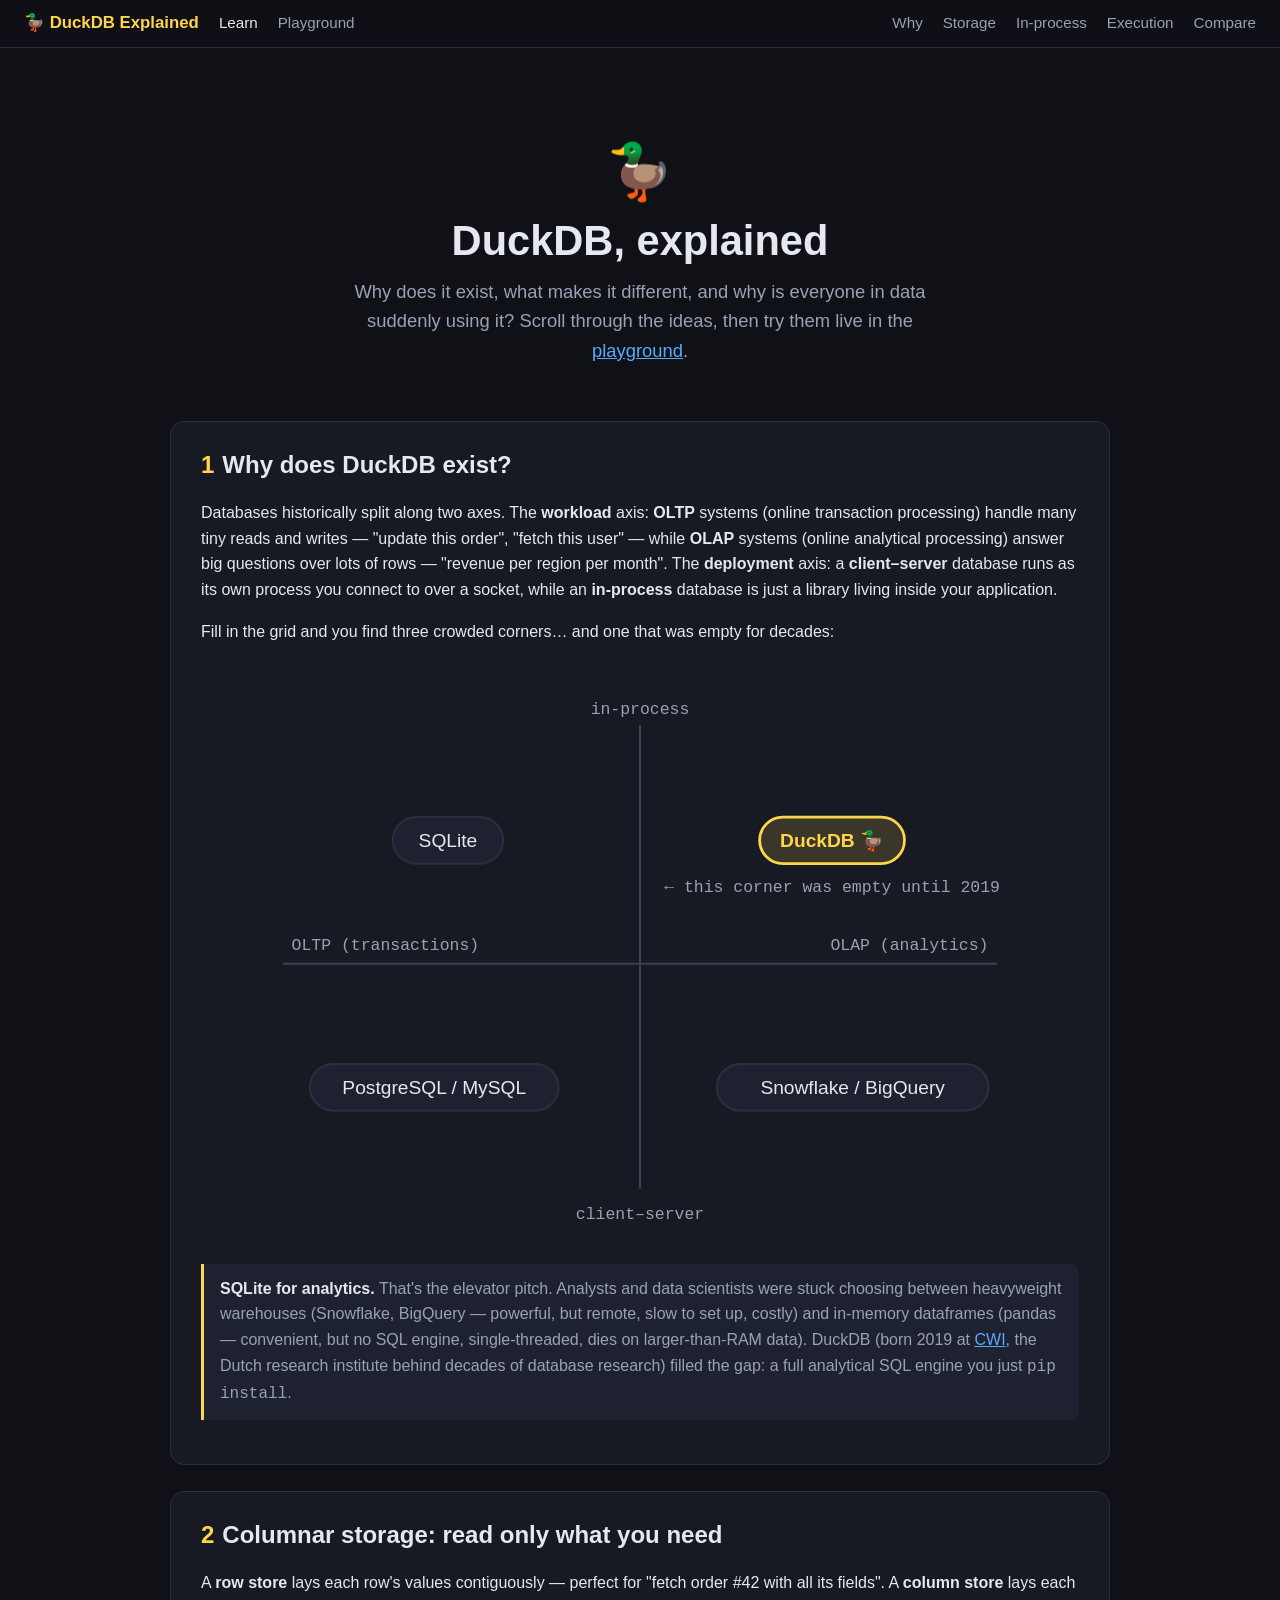
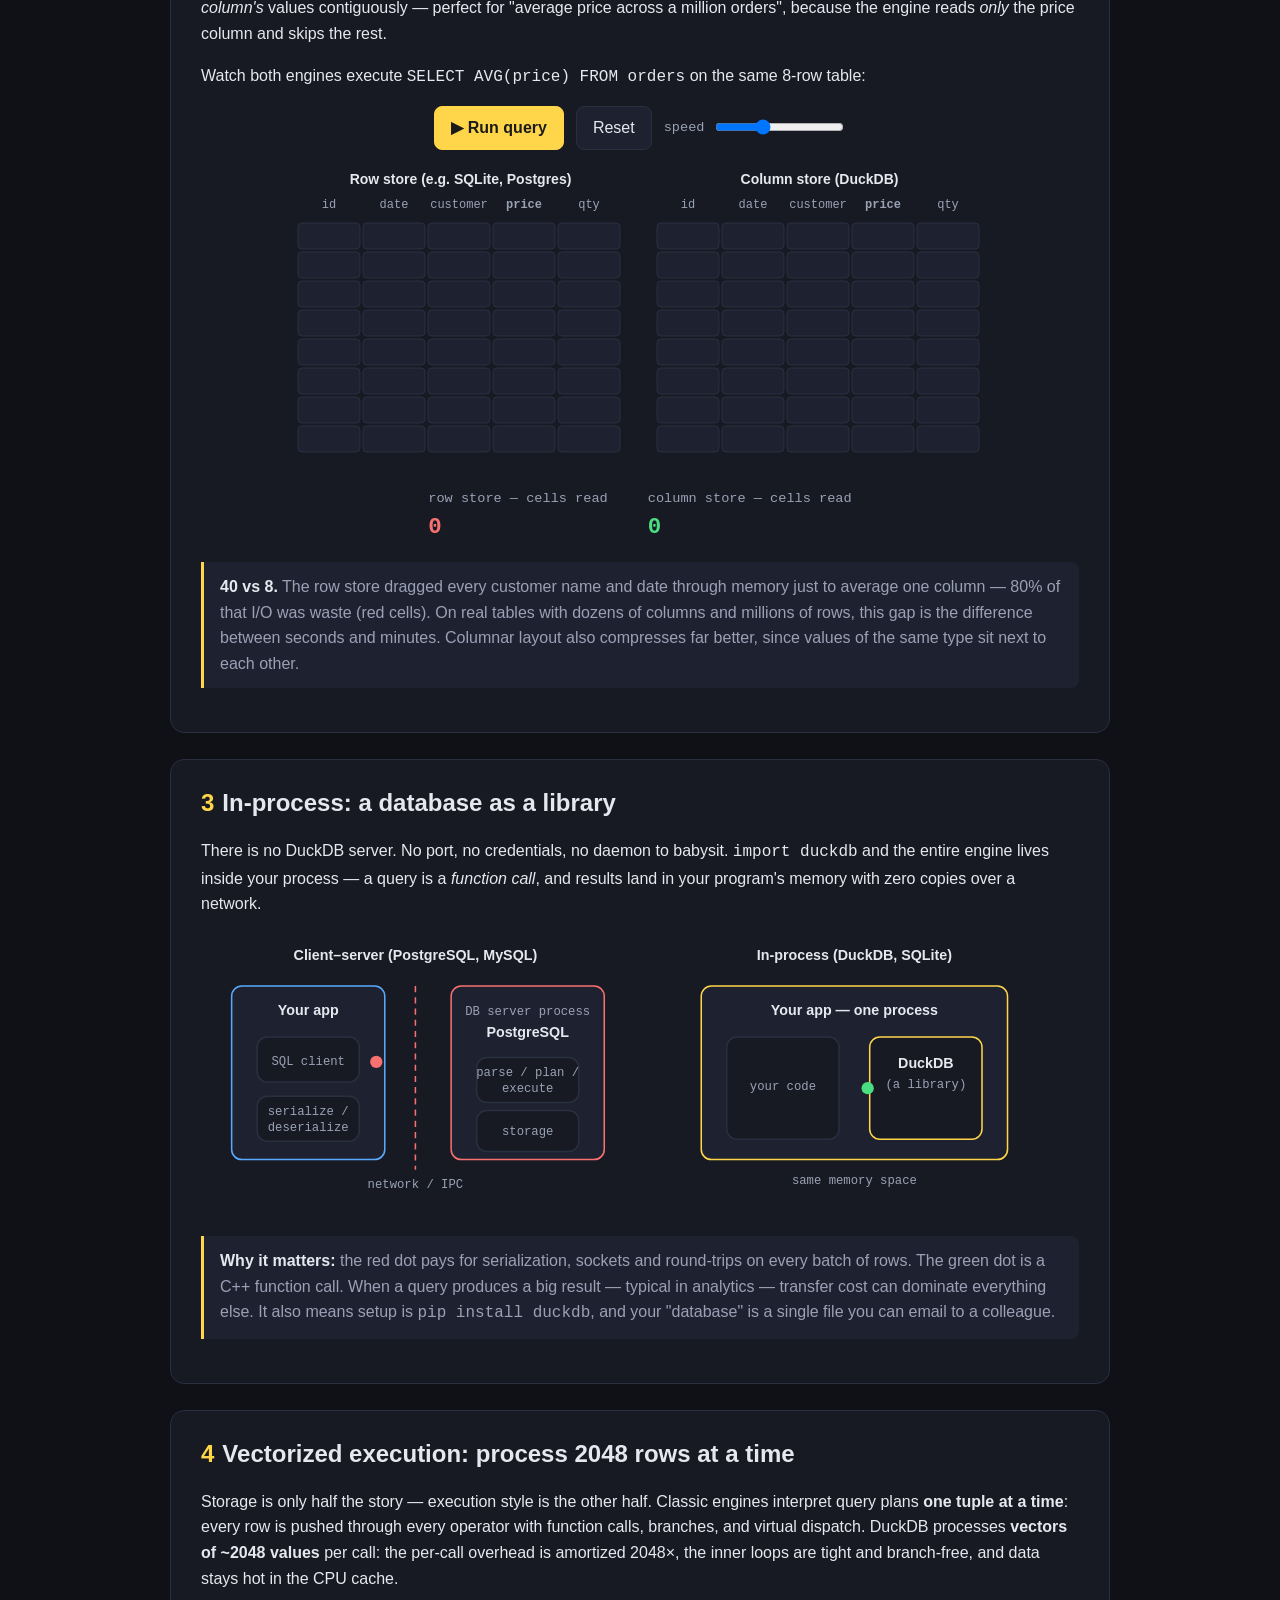
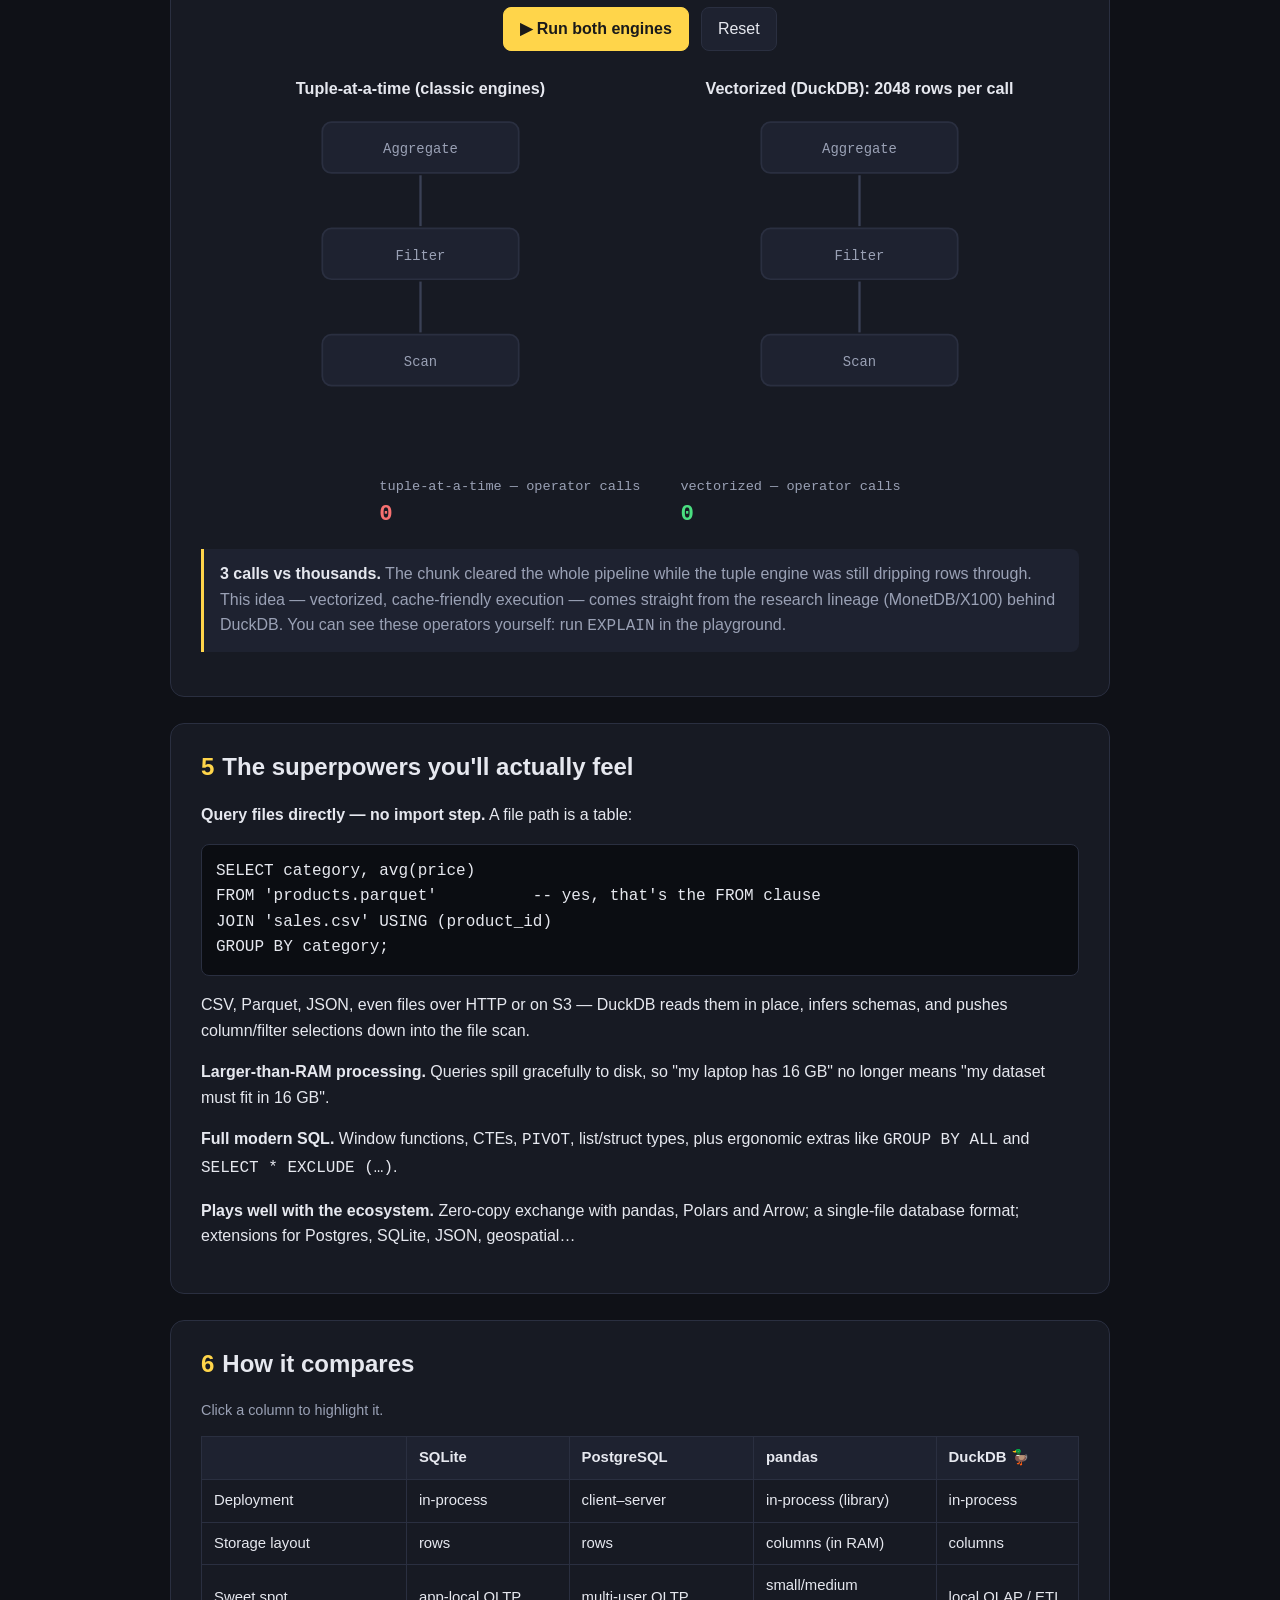
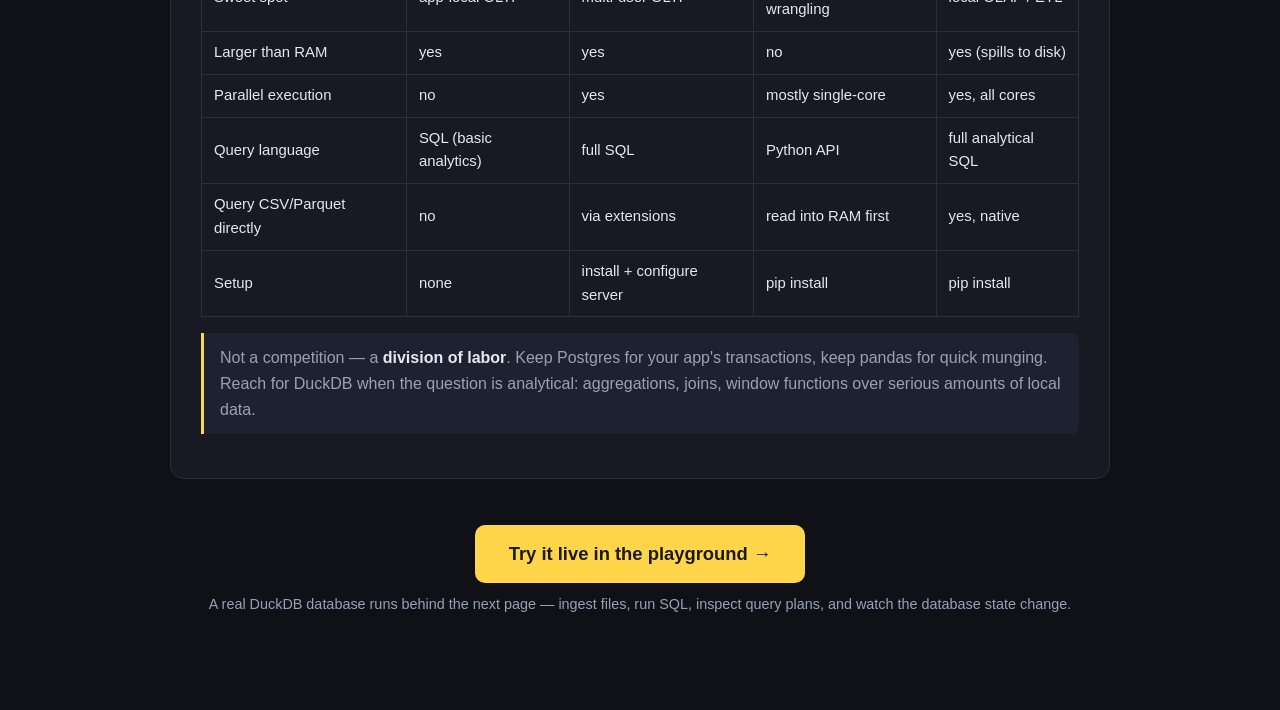
<file: static/index.html>
<!DOCTYPE html>
<html lang="en">
<head>
<meta charset="utf-8">
<meta name="viewport" content="width=device-width, initial-scale=1">
<title>DuckDB Explained</title>
<link rel="stylesheet" href="/static/css/style.css">
</head>
<body class="learn">

<nav class="topnav">
  <a class="brand" href="/">🦆 DuckDB Explained</a>
  <a class="navlink active" href="/">Learn</a>
  <a class="navlink" href="/playground">Playground</a>
  <span class="spacer"></span>
  <a class="navlink" href="#why">Why</a>
  <a class="navlink" href="#storage">Storage</a>
  <a class="navlink" href="#inprocess">In-process</a>
  <a class="navlink" href="#vectorized">Execution</a>
  <a class="navlink" href="#compare">Compare</a>
</nav>

<main>
  <div class="hero">
    <div class="duck">🦆</div>
    <h1>DuckDB, explained</h1>
    <p class="sub">
      Why does it exist, what makes it different, and why is everyone in data
      suddenly using it? Scroll through the ideas, then try them live in the
      <a href="/playground">playground</a>.
    </p>
  </div>

  <!-- 1. why -->
  <section class="card" id="why">
    <h2><span class="num">1</span>Why does DuckDB exist?</h2>
    <p>
      Databases historically split along two axes. The <strong>workload</strong> axis:
      <strong>OLTP</strong> systems (online transaction processing) handle many tiny
      reads and writes — "update this order", "fetch this user" — while
      <strong>OLAP</strong> systems (online analytical processing) answer big questions
      over lots of rows — "revenue per region per month". The <strong>deployment</strong>
      axis: a <strong>client–server</strong> database runs as its own process you connect
      to over a socket, while an <strong>in-process</strong> database is just a library
      living inside your application.
    </p>
    <p>
      Fill in the grid and you find three crowded corners… and one that was empty
      for decades:
    </p>
    <div class="diagram-wrap" id="quadrant-mount"></div>
    <div class="callout">
      <strong>SQLite for analytics.</strong> That's the elevator pitch. Analysts and data
      scientists were stuck choosing between heavyweight warehouses (Snowflake, BigQuery —
      powerful, but remote, slow to set up, costly) and in-memory dataframes (pandas —
      convenient, but no SQL engine, single-threaded, dies on larger-than-RAM data).
      DuckDB (born 2019 at <a href="https://www.cwi.nl/" target="_blank" rel="noopener">CWI</a>,
      the Dutch research institute behind decades of database research) filled the gap:
      a full analytical SQL engine you just <code>pip install</code>.
    </div>
  </section>

  <!-- 2. storage -->
  <section class="card" id="storage">
    <h2><span class="num">2</span>Columnar storage: read only what you need</h2>
    <p>
      A <strong>row store</strong> lays each row's values contiguously — perfect for
      "fetch order #42 with all its fields". A <strong>column store</strong> lays each
      <em>column's</em> values contiguously — perfect for "average price across a million
      orders", because the engine reads <em>only</em> the price column and skips the rest.
    </p>
    <p>
      Watch both engines execute
      <code>SELECT AVG(price) FROM orders</code> on the same 8-row table:
    </p>
    <div class="controls">
      <button class="primary" id="rvc-run">▶ Run query</button>
      <button id="rvc-reset">Reset</button>
      <label class="svg-label" style="color:var(--muted);font-size:.85rem">
        speed <input type="range" id="rvc-speed" min="30" max="200" value="90" style="vertical-align:middle">
      </label>
    </div>
    <div class="diagram-wrap" style="display:flex;gap:24px;justify-content:center;flex-wrap:wrap">
      <div id="rvc-row-mount"></div>
      <div id="rvc-col-mount"></div>
    </div>
    <div class="counter-row">
      <div><div class="lbl">row store — cells read</div><div class="val bad" id="rvc-row-counter">0</div></div>
      <div><div class="lbl">column store — cells read</div><div class="val good" id="rvc-col-counter">0</div></div>
    </div>
    <div class="callout">
      <strong>40 vs 8.</strong> The row store dragged every customer name and date through
      memory just to average one column — 80% of that I/O was waste (red cells). On real
      tables with dozens of columns and millions of rows, this gap is the difference
      between seconds and minutes. Columnar layout also compresses far better, since
      values of the same type sit next to each other.
    </div>
  </section>

  <!-- 3. in-process -->
  <section class="card" id="inprocess">
    <h2><span class="num">3</span>In-process: a database as a library</h2>
    <p>
      There is no DuckDB server. No port, no credentials, no daemon to babysit.
      <code>import duckdb</code> and the entire engine lives inside your process —
      a query is a <em>function call</em>, and results land in your program's memory
      with zero copies over a network.
    </p>
    <div class="diagram-wrap" id="arch-mount"></div>
    <div class="callout">
      <strong>Why it matters:</strong> the red dot pays for serialization, sockets and
      round-trips on every batch of rows. The green dot is a C++ function call.
      When a query produces a big result — typical in analytics — transfer cost can
      dominate everything else. It also means setup is <code>pip install duckdb</code>,
      and your "database" is a single file you can email to a colleague.
    </div>
  </section>

  <!-- 4. vectorized -->
  <section class="card" id="vectorized">
    <h2><span class="num">4</span>Vectorized execution: process 2048 rows at a time</h2>
    <p>
      Storage is only half the story — execution style is the other half. Classic
      engines interpret query plans <strong>one tuple at a time</strong>: every row is
      pushed through every operator with function calls, branches, and virtual dispatch.
      DuckDB processes <strong>vectors of ~2048 values</strong> per call: the per-call
      overhead is amortized 2048×, the inner loops are tight and branch-free, and data
      stays hot in the CPU cache.
    </p>
    <div class="controls">
      <button class="primary" id="vec-run">▶ Run both engines</button>
      <button id="vec-reset">Reset</button>
    </div>
    <div class="diagram-wrap" id="vec-mount"></div>
    <div class="counter-row">
      <div><div class="lbl">tuple-at-a-time — operator calls</div><div class="val bad" id="vec-tuple-counter">0</div></div>
      <div><div class="lbl">vectorized — operator calls</div><div class="val good" id="vec-vector-counter">0</div></div>
    </div>
    <div class="callout">
      <strong>3 calls vs thousands.</strong> The chunk cleared the whole pipeline while the
      tuple engine was still dripping rows through. This idea — vectorized, cache-friendly
      execution — comes straight from the research lineage (MonetDB/X100) behind DuckDB.
      You can see these operators yourself: run <code>EXPLAIN</code> in the playground.
    </div>
  </section>

  <!-- 5. superpowers -->
  <section class="card" id="superpowers">
    <h2><span class="num">5</span>The superpowers you'll actually feel</h2>
    <p><strong>Query files directly — no import step.</strong> A file path is a table:</p>
    <pre style="background:#0b0d12;border:1px solid var(--border);border-radius:8px;padding:14px;overflow-x:auto"><code>SELECT category, avg(price)
FROM 'products.parquet'          -- yes, that's the FROM clause
JOIN 'sales.csv' USING (product_id)
GROUP BY category;</code></pre>
    <p>
      CSV, Parquet, JSON, even files over HTTP or on S3 — DuckDB reads them in place,
      infers schemas, and pushes column/filter selections down into the file scan.
    </p>
    <p><strong>Larger-than-RAM processing.</strong> Queries spill gracefully to disk, so
      "my laptop has 16 GB" no longer means "my dataset must fit in 16 GB".</p>
    <p><strong>Full modern SQL.</strong> Window functions, CTEs, <code>PIVOT</code>,
      list/struct types, plus ergonomic extras like <code>GROUP BY ALL</code> and
      <code>SELECT * EXCLUDE (…)</code>.</p>
    <p><strong>Plays well with the ecosystem.</strong> Zero-copy exchange with pandas,
      Polars and Arrow; a single-file database format; extensions for Postgres, SQLite,
      JSON, geospatial…</p>
  </section>

  <!-- 6. comparison -->
  <section class="card" id="compare">
    <h2><span class="num">6</span>How it compares</h2>
    <p style="color:var(--muted);font-size:.9rem">Click a column to highlight it.</p>
    <table class="compare" id="compare-table">
      <thead>
        <tr>
          <th></th>
          <th data-col="1">SQLite</th>
          <th data-col="2">PostgreSQL</th>
          <th data-col="3">pandas</th>
          <th data-col="4">DuckDB 🦆</th>
        </tr>
      </thead>
      <tbody>
        <tr><td>Deployment</td><td>in-process</td><td>client–server</td><td>in-process (library)</td><td>in-process</td></tr>
        <tr><td>Storage layout</td><td>rows</td><td>rows</td><td>columns (in RAM)</td><td>columns</td></tr>
        <tr><td>Sweet spot</td><td>app-local OLTP</td><td>multi-user OLTP</td><td>small/medium wrangling</td><td>local OLAP / ETL</td></tr>
        <tr><td>Larger than RAM</td><td>yes</td><td>yes</td><td>no</td><td>yes (spills to disk)</td></tr>
        <tr><td>Parallel execution</td><td>no</td><td>yes</td><td>mostly single-core</td><td>yes, all cores</td></tr>
        <tr><td>Query language</td><td>SQL (basic analytics)</td><td>full SQL</td><td>Python API</td><td>full analytical SQL</td></tr>
        <tr><td>Query CSV/Parquet directly</td><td>no</td><td>via extensions</td><td>read into RAM first</td><td>yes, native</td></tr>
        <tr><td>Setup</td><td>none</td><td>install + configure server</td><td>pip install</td><td>pip install</td></tr>
      </tbody>
    </table>
    <div class="callout">
      Not a competition — a <strong>division of labor</strong>. Keep Postgres for your
      app's transactions, keep pandas for quick munging. Reach for DuckDB when the
      question is analytical: aggregations, joins, window functions over serious amounts
      of local data.
    </div>
  </section>

  <div class="cta">
    <a href="/playground">Try it live in the playground →</a>
    <p style="color:var(--muted);font-size:.9rem;margin-top:10px">
      A real DuckDB database runs behind the next page — ingest files, run SQL,
      inspect query plans, and watch the database state change.
    </p>
  </div>
</main>

<script type="module" src="/static/js/learn.js"></script>
</body>
</html>
</file>
<file: static/css/style.css>
/* ==== base ==================================================== */
:root {
  --bg: #0f1117;
  --panel: #171a23;
  --panel2: #1e2230;
  --border: #2a2f40;
  --text: #e6e8ef;
  --muted: #9aa1b5;
  --accent: #ffd54a;        /* duck yellow */
  --accent2: #5aa9ff;
  --good: #4ade80;
  --bad: #f87171;
  --mono: "SFMono-Regular", Consolas, "Liberation Mono", Menlo, monospace;
}
* { box-sizing: border-box; }
html { scroll-behavior: smooth; }
body {
  margin: 0;
  font-family: -apple-system, BlinkMacSystemFont, "Segoe UI", Roboto, Helvetica, Arial, sans-serif;
  background: var(--bg);
  color: var(--text);
  line-height: 1.6;
}
a { color: var(--accent2); }
code, pre { font-family: var(--mono); }
h1, h2, h3 { line-height: 1.25; }
button {
  font: inherit;
  cursor: pointer;
  border: 1px solid var(--border);
  background: var(--panel2);
  color: var(--text);
  border-radius: 8px;
  padding: 8px 16px;
  transition: background .15s, border-color .15s;
}
button:hover { border-color: var(--accent); }
button.primary { background: var(--accent); color: #1a1a1a; font-weight: 600; border-color: var(--accent); }
button.primary:hover { filter: brightness(1.08); }
button:disabled { opacity: .5; cursor: default; }

/* ==== top nav ================================================= */
nav.topnav {
  position: sticky; top: 0; z-index: 50;
  display: flex; align-items: center; gap: 20px;
  padding: 10px 24px;
  background: rgba(15, 17, 23, .92);
  backdrop-filter: blur(6px);
  border-bottom: 1px solid var(--border);
}
nav.topnav .brand { font-weight: 700; font-size: 1.05rem; color: var(--accent); text-decoration: none; }
nav.topnav a.navlink { color: var(--muted); text-decoration: none; font-size: .95rem; }
nav.topnav a.navlink:hover, nav.topnav a.navlink.active { color: var(--text); }
nav.topnav .spacer { flex: 1; }

/* ==== learn page ============================================== */
.learn main { max-width: 980px; margin: 0 auto; padding: 24px 20px 80px; }
.hero { text-align: center; padding: 56px 0 30px; }
.hero h1 { font-size: 2.6rem; margin: 0 0 10px; }
.hero .duck { font-size: 3.4rem; }
.hero p.sub { color: var(--muted); font-size: 1.15rem; max-width: 640px; margin: 0 auto; }
section.card {
  background: var(--panel);
  border: 1px solid var(--border);
  border-radius: 14px;
  padding: 28px 30px;
  margin: 26px 0;
}
section.card h2 { margin-top: 0; }
section.card h2 .num { color: var(--accent); margin-right: 8px; }
.diagram-wrap { margin: 18px 0; text-align: center; }
.diagram-wrap svg { max-width: 100%; height: auto; }
.controls { display: flex; gap: 12px; align-items: center; justify-content: center; margin: 10px 0 4px; flex-wrap: wrap; }
.counter-row { display: flex; gap: 40px; justify-content: center; font-family: var(--mono); margin-top: 8px; }
.counter-row .lbl { color: var(--muted); font-size: .85rem; }
.counter-row .val { font-size: 1.4rem; font-weight: 700; }
.counter-row .val.good { color: var(--good); }
.counter-row .val.bad { color: var(--bad); }
.callout {
  border-left: 3px solid var(--accent);
  background: var(--panel2);
  padding: 12px 16px;
  border-radius: 0 8px 8px 0;
  margin: 16px 0;
  color: var(--muted);
}
.callout strong { color: var(--text); }

/* comparison table */
table.compare { border-collapse: collapse; width: 100%; margin-top: 12px; font-size: .93rem; }
table.compare th, table.compare td { border: 1px solid var(--border); padding: 9px 12px; text-align: left; }
table.compare th { background: var(--panel2); }
table.compare td.hl, table.compare th.hl { background: rgba(255, 213, 74, .12); }
table.compare th[data-col] { cursor: pointer; }
table.compare th[data-col]:hover { color: var(--accent); }
.cta { text-align: center; margin: 46px 0 10px; }
.cta a {
  display: inline-block; background: var(--accent); color: #1a1a1a;
  font-weight: 700; font-size: 1.15rem; padding: 14px 34px;
  border-radius: 10px; text-decoration: none;
}
.cta a:hover { filter: brightness(1.08); }

/* svg shared */
.svg-label { fill: var(--muted); font-size: 12px; font-family: var(--mono); }
.svg-title { fill: var(--text); font-size: 14px; font-weight: 600; }

/* ==== playground ============================================== */
.playground main {
  display: grid;
  grid-template-columns: 300px 1fr 300px;
  gap: 16px;
  padding: 16px 20px 60px;
  max-width: 1500px;
  margin: 0 auto;
  align-items: start;
}
@media (max-width: 1100px) { .playground main { grid-template-columns: 1fr; } }
.panel {
  background: var(--panel);
  border: 1px solid var(--border);
  border-radius: 12px;
  padding: 16px;
}
.panel h2 { margin: 0 0 12px; font-size: 1.05rem; }
.sticky { position: sticky; top: 62px; }

/* tour */
.tour-step { border: 1px solid var(--border); border-radius: 8px; margin-bottom: 8px; overflow: hidden; }
.tour-step > header {
  padding: 9px 12px; cursor: pointer; font-size: .92rem; font-weight: 600;
  display: flex; justify-content: space-between; align-items: center; gap: 8px;
}
.tour-step > header:hover { background: var(--panel2); }
.tour-step .status { font-size: .8rem; color: var(--good); }
.tour-step .body { display: none; padding: 0 12px 12px; font-size: .88rem; color: var(--muted); }
.tour-step.open .body { display: block; }
.tour-step .cat {
  font-size: .7rem; text-transform: uppercase; letter-spacing: .06em;
  color: var(--accent2); display: block; margin-bottom: 6px;
}

/* editor + results */
#sql-editor {
  width: 100%; min-height: 130px; resize: vertical;
  background: var(--panel2); color: var(--text);
  border: 1px solid var(--border); border-radius: 8px;
  padding: 12px; font-family: var(--mono); font-size: .9rem; line-height: 1.5;
}
#sql-editor:focus { outline: none; border-color: var(--accent2); }
.editor-buttons { display: flex; gap: 10px; margin: 10px 0; align-items: center; }
.editor-buttons .meta { margin-left: auto; color: var(--muted); font-family: var(--mono); font-size: .82rem; }

.explanation {
  border-left: 3px solid var(--good);
  background: var(--panel2);
  padding: 10px 14px; border-radius: 0 8px 8px 0;
  margin: 12px 0; font-size: .92rem;
  display: none;
}
.explanation.show { display: block; }
.explanation .t { color: var(--good); font-weight: 700; font-size: .78rem; text-transform: uppercase; letter-spacing: .05em; }

.error-box {
  border-left: 3px solid var(--bad);
  background: rgba(248, 113, 113, .08);
  color: var(--bad);
  padding: 10px 14px; border-radius: 0 8px 8px 0;
  margin: 12px 0; font-family: var(--mono); font-size: .85rem;
  white-space: pre-wrap; display: none;
}
.error-box.show { display: block; }

#results-wrap { overflow-x: auto; margin-top: 10px; }
table.results { border-collapse: collapse; font-size: .85rem; font-family: var(--mono); width: 100%; }
table.results th, table.results td { border: 1px solid var(--border); padding: 5px 10px; text-align: left; white-space: nowrap; }
table.results th { background: var(--panel2); position: sticky; top: 0; }
table.results td.null { color: var(--muted); font-style: italic; }
.results-meta { color: var(--muted); font-size: .8rem; font-family: var(--mono); margin-top: 6px; }

#explain-pane { display: none; margin-top: 12px; }
#explain-pane.show { display: block; }
#explain-pane pre {
  background: #0b0d12; border: 1px solid var(--border); border-radius: 8px;
  padding: 14px; overflow-x: auto; font-size: .78rem; line-height: 1.35; margin: 6px 0 0;
}
#explain-pane .t { color: var(--accent2); font-weight: 700; font-size: .78rem; text-transform: uppercase; letter-spacing: .05em; }

/* db state panel */
.state-table { border: 1px solid var(--border); border-radius: 8px; margin-bottom: 10px; overflow: hidden; }
.state-table > header {
  display: flex; justify-content: space-between; align-items: center;
  padding: 8px 11px; font-size: .9rem; font-weight: 600; cursor: pointer;
}
.state-table > header:hover { background: var(--panel2); }
.state-table .rc { font-family: var(--mono); font-size: .82rem; color: var(--accent); }
.state-table .cols { display: none; padding: 2px 11px 9px; font-family: var(--mono); font-size: .78rem; color: var(--muted); }
.state-table.open .cols { display: block; }
.state-table.flash { animation: flash 1.2s ease-out; }
.state-table .rc.flash { animation: flashText 1.2s ease-out; }
@keyframes flash { 0% { background: rgba(255, 213, 74, .25); } 100% { background: transparent; } }
@keyframes flashText { 0% { color: var(--good); transform: scale(1.15); } 100% { color: var(--accent); transform: scale(1); } }
.state-meta { color: var(--muted); font-size: .8rem; font-family: var(--mono); margin-top: 10px; }
.state-meta div { margin: 2px 0; }
.state-empty { color: var(--muted); font-size: .88rem; font-style: italic; }
</file>
